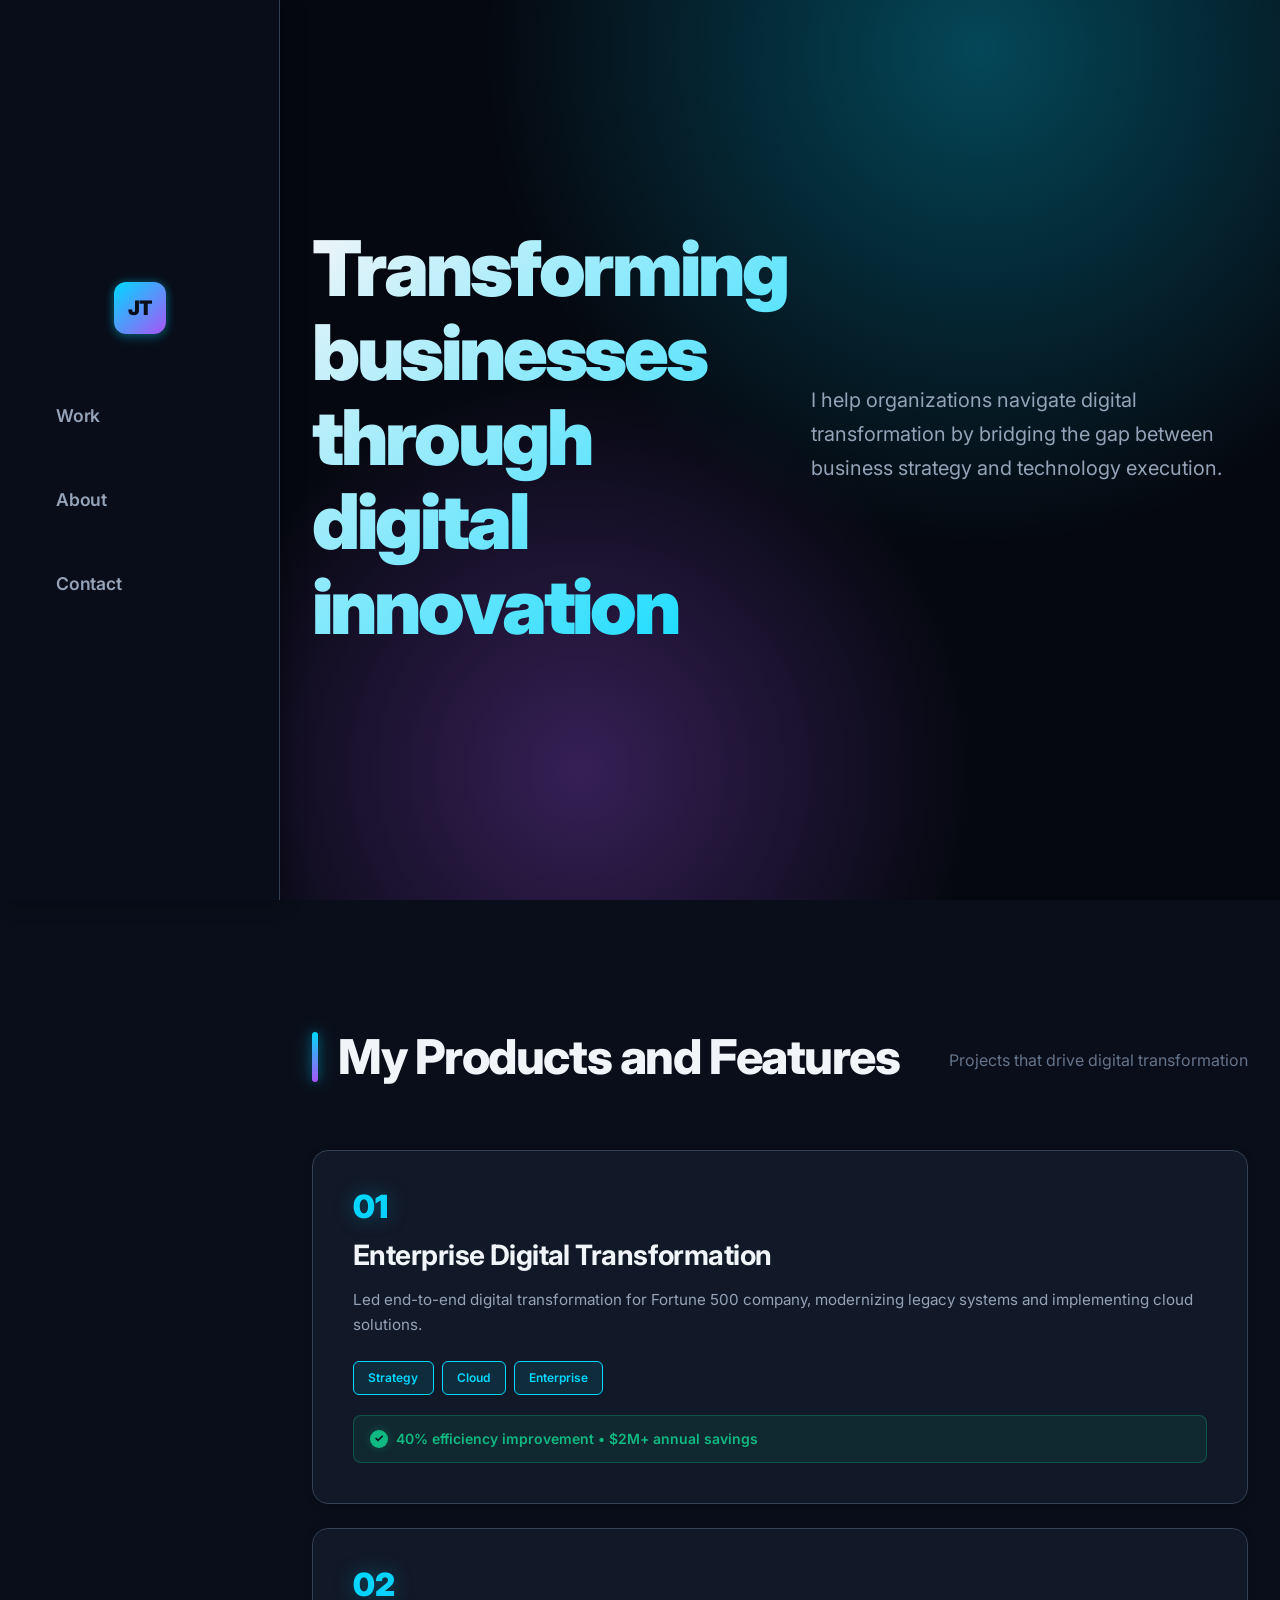
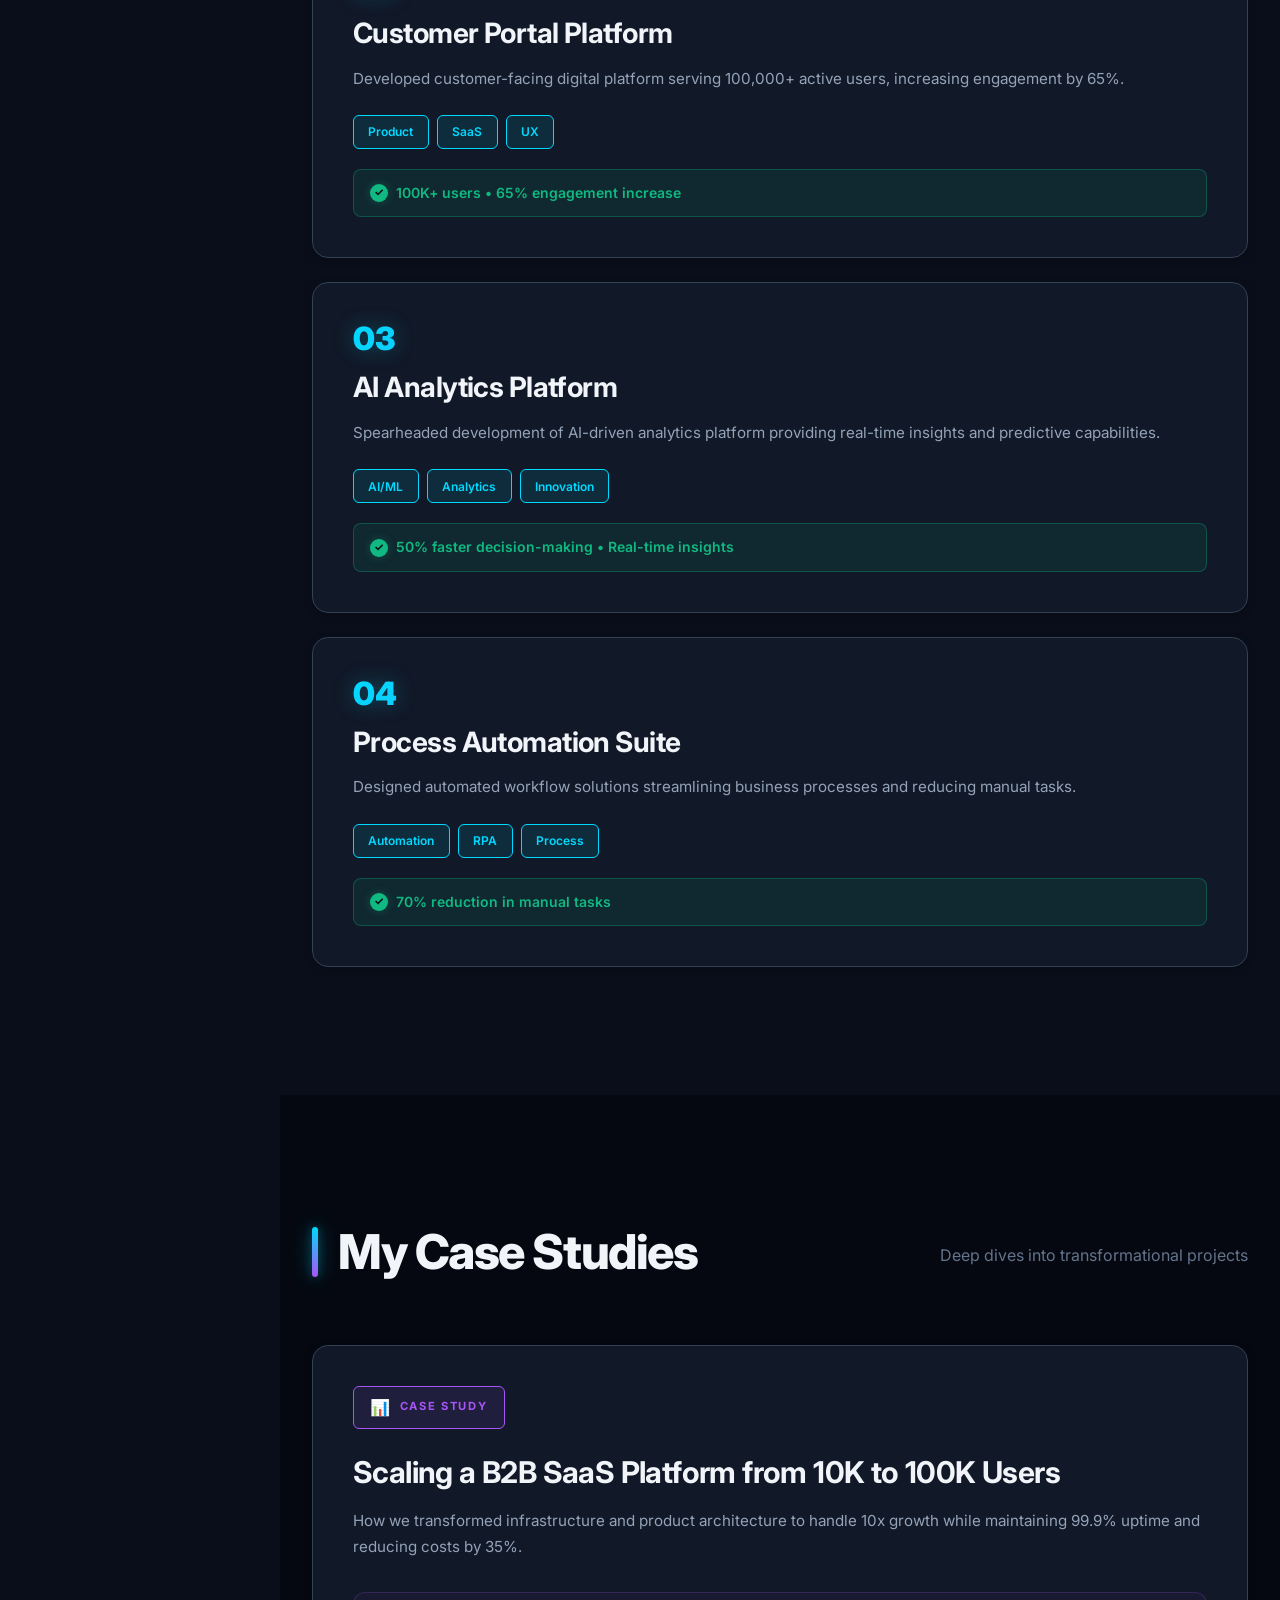
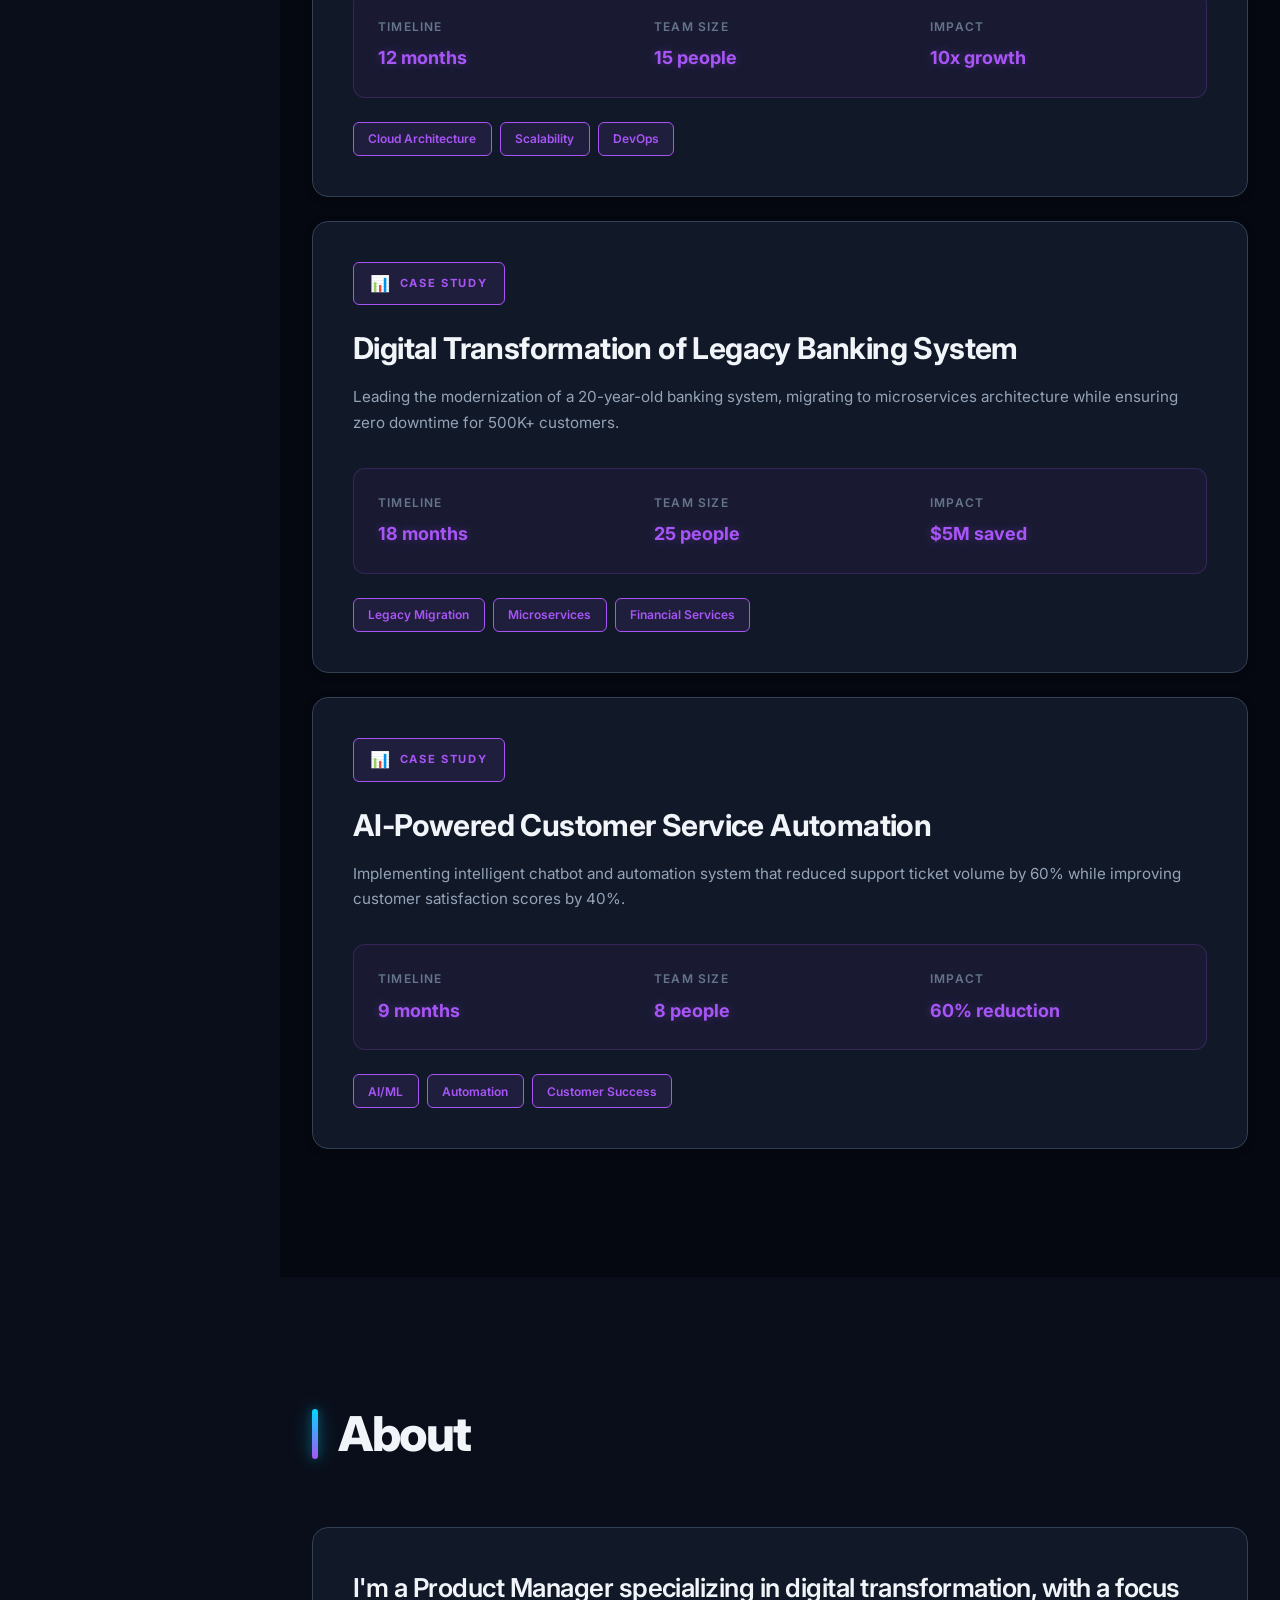
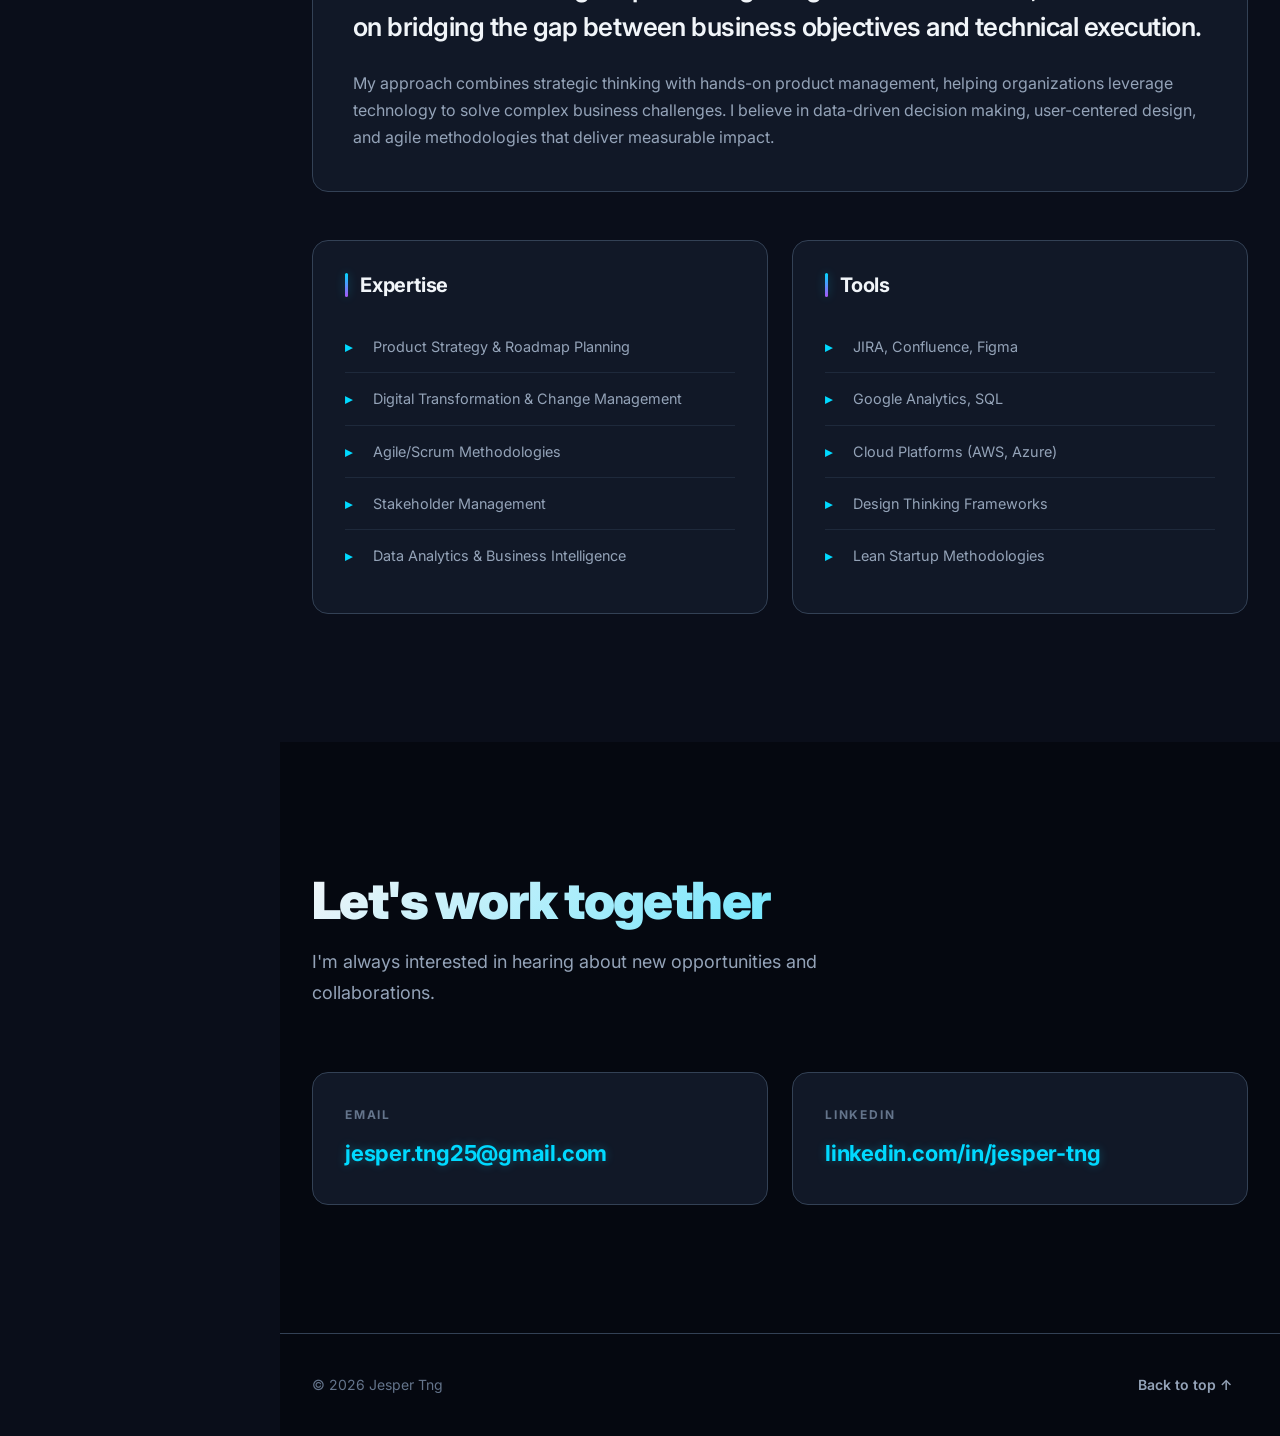
<file: index.html>
<!DOCTYPE html>
<html lang="en">
<head>
    <meta charset="UTF-8">
    <meta name="viewport" content="width=device-width, initial-scale=1.0">
    <meta name="description" content="Jesper Tng - Product Manager for Digital Transformation">
    <title>Jesper Tng</title>
    <link rel="stylesheet" href="styles.css">
    <link rel="preconnect" href="https://fonts.googleapis.com">
    <link rel="preconnect" href="https://fonts.gstatic.com" crossorigin>
    <link href="https://fonts.googleapis.com/css2?family=Inter:wght@300;400;500;600;700;800;900&display=swap" rel="stylesheet">
</head>
<body>
    <!-- Navigation -->
    <nav class="nav">
        <div class="nav-container">
            <a href="#" class="nav-logo">
                <span class="logo-icon">JT</span>
            </a>
            <div class="nav-links">
                <a href="#work" class="nav-link">Work</a>
                <a href="#about" class="nav-link">About</a>
                <a href="#contact" class="nav-link">Contact</a>
            </div>
        </div>
    </nav>

    <!-- Hero Section -->
    <section class="hero">
        <div class="hero-container">
            <h1 class="hero-title">
                Transforming businesses<br>
                through digital innovation
            </h1>
            <p class="hero-text">
                I help organizations navigate digital transformation by bridging the gap between
                business strategy and technology execution.
            </p>
        </div>
    </section>

    <!-- Work Section -->
    <section id="work" class="work">
        <div class="work-container">
            <div class="section-header">
                <h2 class="section-title">My Products and Features</h2>
                <p class="section-subtitle">Projects that drive digital transformation</p>
            </div>

            <div class="projects-grid">
                <article class="project-card">
                    <div class="project-number">01</div>
                    <h3 class="project-title">Enterprise Digital Transformation</h3>
                    <p class="project-description">
                        Led end-to-end digital transformation for Fortune 500 company,
                        modernizing legacy systems and implementing cloud solutions.
                    </p>
                    <div class="project-meta">
                        <span class="project-tag">Strategy</span>
                        <span class="project-tag">Cloud</span>
                        <span class="project-tag">Enterprise</span>
                    </div>
                    <div class="project-impact">40% efficiency improvement • $2M+ annual savings</div>
                </article>

                <article class="project-card">
                    <div class="project-number">02</div>
                    <h3 class="project-title">Customer Portal Platform</h3>
                    <p class="project-description">
                        Developed customer-facing digital platform serving 100,000+ active users,
                        increasing engagement by 65%.
                    </p>
                    <div class="project-meta">
                        <span class="project-tag">Product</span>
                        <span class="project-tag">SaaS</span>
                        <span class="project-tag">UX</span>
                    </div>
                    <div class="project-impact">100K+ users • 65% engagement increase</div>
                </article>

                <article class="project-card">
                    <div class="project-number">03</div>
                    <h3 class="project-title">AI Analytics Platform</h3>
                    <p class="project-description">
                        Spearheaded development of AI-driven analytics platform providing
                        real-time insights and predictive capabilities.
                    </p>
                    <div class="project-meta">
                        <span class="project-tag">AI/ML</span>
                        <span class="project-tag">Analytics</span>
                        <span class="project-tag">Innovation</span>
                    </div>
                    <div class="project-impact">50% faster decision-making • Real-time insights</div>
                </article>

                <article class="project-card">
                    <div class="project-number">04</div>
                    <h3 class="project-title">Process Automation Suite</h3>
                    <p class="project-description">
                        Designed automated workflow solutions streamlining business processes
                        and reducing manual tasks.
                    </p>
                    <div class="project-meta">
                        <span class="project-tag">Automation</span>
                        <span class="project-tag">RPA</span>
                        <span class="project-tag">Process</span>
                    </div>
                    <div class="project-impact">70% reduction in manual tasks</div>
                </article>
            </div>
        </div>
    </section>

    <!-- Case Studies Section -->
    <section id="case-studies" class="case-studies">
        <div class="case-studies-container">
            <div class="section-header">
                <h2 class="section-title">My Case Studies</h2>
                <p class="section-subtitle">Deep dives into transformational projects</p>
            </div>

            <div class="case-studies-grid">
                <article class="case-study-card">
                    <div class="case-study-badge">Case Study</div>
                    <h3 class="case-study-title">Scaling a B2B SaaS Platform from 10K to 100K Users</h3>
                    <p class="case-study-summary">
                        How we transformed infrastructure and product architecture to handle 10x growth
                        while maintaining 99.9% uptime and reducing costs by 35%.
                    </p>
                    <div class="case-study-details">
                        <div class="case-study-metric">
                            <span class="metric-label">Timeline</span>
                            <span class="metric-value">12 months</span>
                        </div>
                        <div class="case-study-metric">
                            <span class="metric-label">Team Size</span>
                            <span class="metric-value">15 people</span>
                        </div>
                        <div class="case-study-metric">
                            <span class="metric-label">Impact</span>
                            <span class="metric-value">10x growth</span>
                        </div>
                    </div>
                    <div class="case-study-tags">
                        <span class="case-study-tag">Cloud Architecture</span>
                        <span class="case-study-tag">Scalability</span>
                        <span class="case-study-tag">DevOps</span>
                    </div>
                </article>

                <article class="case-study-card">
                    <div class="case-study-badge">Case Study</div>
                    <h3 class="case-study-title">Digital Transformation of Legacy Banking System</h3>
                    <p class="case-study-summary">
                        Leading the modernization of a 20-year-old banking system, migrating to microservices
                        architecture while ensuring zero downtime for 500K+ customers.
                    </p>
                    <div class="case-study-details">
                        <div class="case-study-metric">
                            <span class="metric-label">Timeline</span>
                            <span class="metric-value">18 months</span>
                        </div>
                        <div class="case-study-metric">
                            <span class="metric-label">Team Size</span>
                            <span class="metric-value">25 people</span>
                        </div>
                        <div class="case-study-metric">
                            <span class="metric-label">Impact</span>
                            <span class="metric-value">$5M saved</span>
                        </div>
                    </div>
                    <div class="case-study-tags">
                        <span class="case-study-tag">Legacy Migration</span>
                        <span class="case-study-tag">Microservices</span>
                        <span class="case-study-tag">Financial Services</span>
                    </div>
                </article>

                <article class="case-study-card">
                    <div class="case-study-badge">Case Study</div>
                    <h3 class="case-study-title">AI-Powered Customer Service Automation</h3>
                    <p class="case-study-summary">
                        Implementing intelligent chatbot and automation system that reduced support ticket
                        volume by 60% while improving customer satisfaction scores by 40%.
                    </p>
                    <div class="case-study-details">
                        <div class="case-study-metric">
                            <span class="metric-label">Timeline</span>
                            <span class="metric-value">9 months</span>
                        </div>
                        <div class="case-study-metric">
                            <span class="metric-label">Team Size</span>
                            <span class="metric-value">8 people</span>
                        </div>
                        <div class="case-study-metric">
                            <span class="metric-label">Impact</span>
                            <span class="metric-value">60% reduction</span>
                        </div>
                    </div>
                    <div class="case-study-tags">
                        <span class="case-study-tag">AI/ML</span>
                        <span class="case-study-tag">Automation</span>
                        <span class="case-study-tag">Customer Success</span>
                    </div>
                </article>
            </div>
        </div>
    </section>

    <!-- About Section -->
    <section id="about" class="about">
        <div class="about-container">
            <div class="section-header">
                <h2 class="section-title">About</h2>
            </div>

            <div class="about-content">
                <div class="about-main">
                    <p class="about-text-large">
                        I'm a Product Manager specializing in digital transformation,
                        with a focus on bridging the gap between business objectives
                        and technical execution.
                    </p>
                    <p class="about-text">
                        My approach combines strategic thinking with hands-on product management,
                        helping organizations leverage technology to solve complex business challenges.
                        I believe in data-driven decision making, user-centered design, and agile
                        methodologies that deliver measurable impact.
                    </p>
                </div>

                <div class="about-grid">
                    <div class="about-item">
                        <h3 class="about-item-title">Expertise</h3>
                        <ul class="about-list">
                            <li>Product Strategy & Roadmap Planning</li>
                            <li>Digital Transformation & Change Management</li>
                            <li>Agile/Scrum Methodologies</li>
                            <li>Stakeholder Management</li>
                            <li>Data Analytics & Business Intelligence</li>
                        </ul>
                    </div>

                    <div class="about-item">
                        <h3 class="about-item-title">Tools</h3>
                        <ul class="about-list">
                            <li>JIRA, Confluence, Figma</li>
                            <li>Google Analytics, SQL</li>
                            <li>Cloud Platforms (AWS, Azure)</li>
                            <li>Design Thinking Frameworks</li>
                            <li>Lean Startup Methodologies</li>
                        </ul>
                    </div>
                </div>
            </div>
        </div>
    </section>

    <!-- Contact Section -->
    <section id="contact" class="contact">
        <div class="contact-container">
            <h2 class="contact-title">Let's work together</h2>
            <p class="contact-text">
                I'm always interested in hearing about new opportunities and collaborations.
            </p>

            <div class="contact-links">
                <a href="mailto:jesper.tng25@gmail.com" class="contact-link">
                    <span class="contact-link-label">Email</span>
                    <span class="contact-link-value">jesper.tng25@gmail.com</span>
                </a>
                <a href="https://www.linkedin.com/in/jesper-tng" target="_blank" rel="noopener noreferrer" class="contact-link">
                    <span class="contact-link-label">LinkedIn</span>
                    <span class="contact-link-value">linkedin.com/in/jesper-tng</span>
                </a>
            </div>
        </div>
    </section>

    <!-- Footer -->
    <footer class="footer">
        <div class="footer-container">
            <p class="footer-text">&copy; 2024 Jesper Tng</p>
            <a href="#" class="footer-link">Back to top ↑</a>
        </div>
    </footer>

    <script src="script.js"></script>
</body>
</html>
</file>
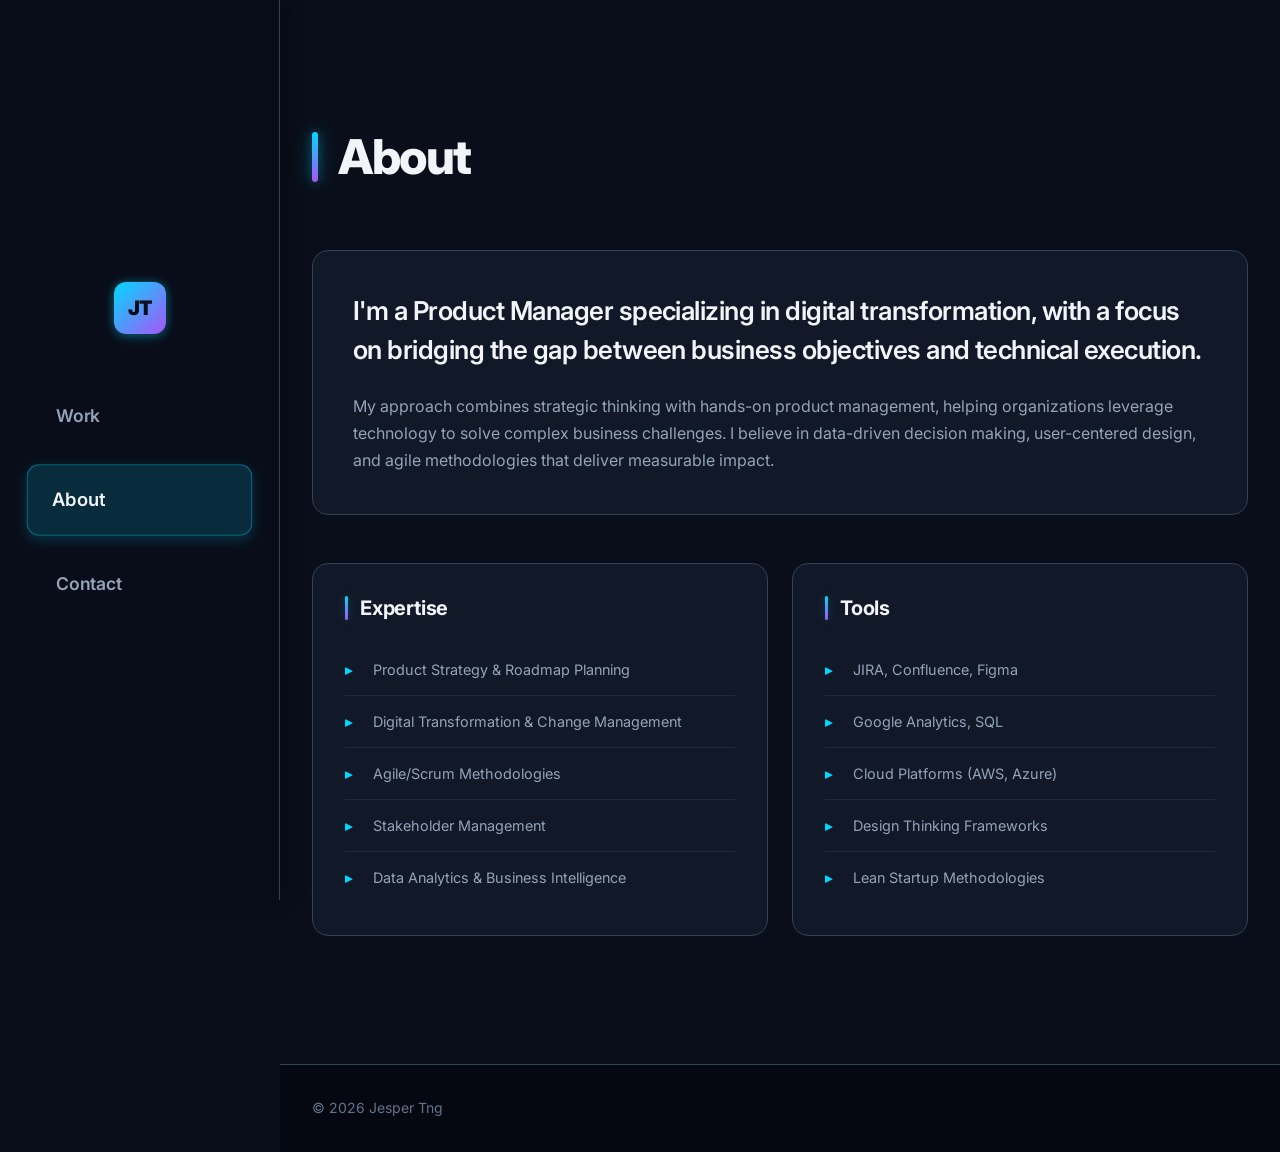
<file: about.html>
<!DOCTYPE html>
<html lang="en">
<head>
    <meta charset="UTF-8">
    <meta name="viewport" content="width=device-width, initial-scale=1.0">
    <meta name="description" content="About Jesper Tng - Product Manager for Digital Transformation">
    <title>About - Jesper Tng</title>
    <link rel="stylesheet" href="styles.css">
    <link rel="preconnect" href="https://fonts.googleapis.com">
    <link rel="preconnect" href="https://fonts.gstatic.com" crossorigin>
    <link href="https://fonts.googleapis.com/css2?family=Inter:wght@300;400;500;600;700;800;900&display=swap" rel="stylesheet">
</head>
<body>
    <!-- Navigation -->
    <nav class="nav">
        <div class="nav-container">
            <a href="index.html" class="nav-logo">
                <span class="logo-icon">JT</span>
            </a>
            <div class="nav-links">
                <a href="work.html" class="nav-link">Work</a>
                <a href="about.html" class="nav-link active">About</a>
                <a href="contact.html" class="nav-link">Contact</a>
            </div>
        </div>
    </nav>

    <!-- About Section -->
    <section id="about" class="about">
        <div class="about-container">
            <div class="section-header">
                <h2 class="section-title">About</h2>
            </div>

            <div class="about-content">
                <div class="about-main">
                    <p class="about-text-large">
                        I'm a Product Manager specializing in digital transformation,
                        with a focus on bridging the gap between business objectives
                        and technical execution.
                    </p>
                    <p class="about-text">
                        My approach combines strategic thinking with hands-on product management,
                        helping organizations leverage technology to solve complex business challenges.
                        I believe in data-driven decision making, user-centered design, and agile
                        methodologies that deliver measurable impact.
                    </p>
                </div>

                <div class="about-grid">
                    <div class="about-item">
                        <h3 class="about-item-title">Expertise</h3>
                        <ul class="about-list">
                            <li>Product Strategy & Roadmap Planning</li>
                            <li>Digital Transformation & Change Management</li>
                            <li>Agile/Scrum Methodologies</li>
                            <li>Stakeholder Management</li>
                            <li>Data Analytics & Business Intelligence</li>
                        </ul>
                    </div>

                    <div class="about-item">
                        <h3 class="about-item-title">Tools</h3>
                        <ul class="about-list">
                            <li>JIRA, Confluence, Figma</li>
                            <li>Google Analytics, SQL</li>
                            <li>Cloud Platforms (AWS, Azure)</li>
                            <li>Design Thinking Frameworks</li>
                            <li>Lean Startup Methodologies</li>
                        </ul>
                    </div>
                </div>
            </div>
        </div>
    </section>

    <!-- Footer -->
    <footer class="footer">
        <div class="footer-container">
            <p class="footer-text">&copy; 2024 Jesper Tng</p>
        </div>
    </footer>

    <script src="script.js"></script>
</body>
</html>
</file>
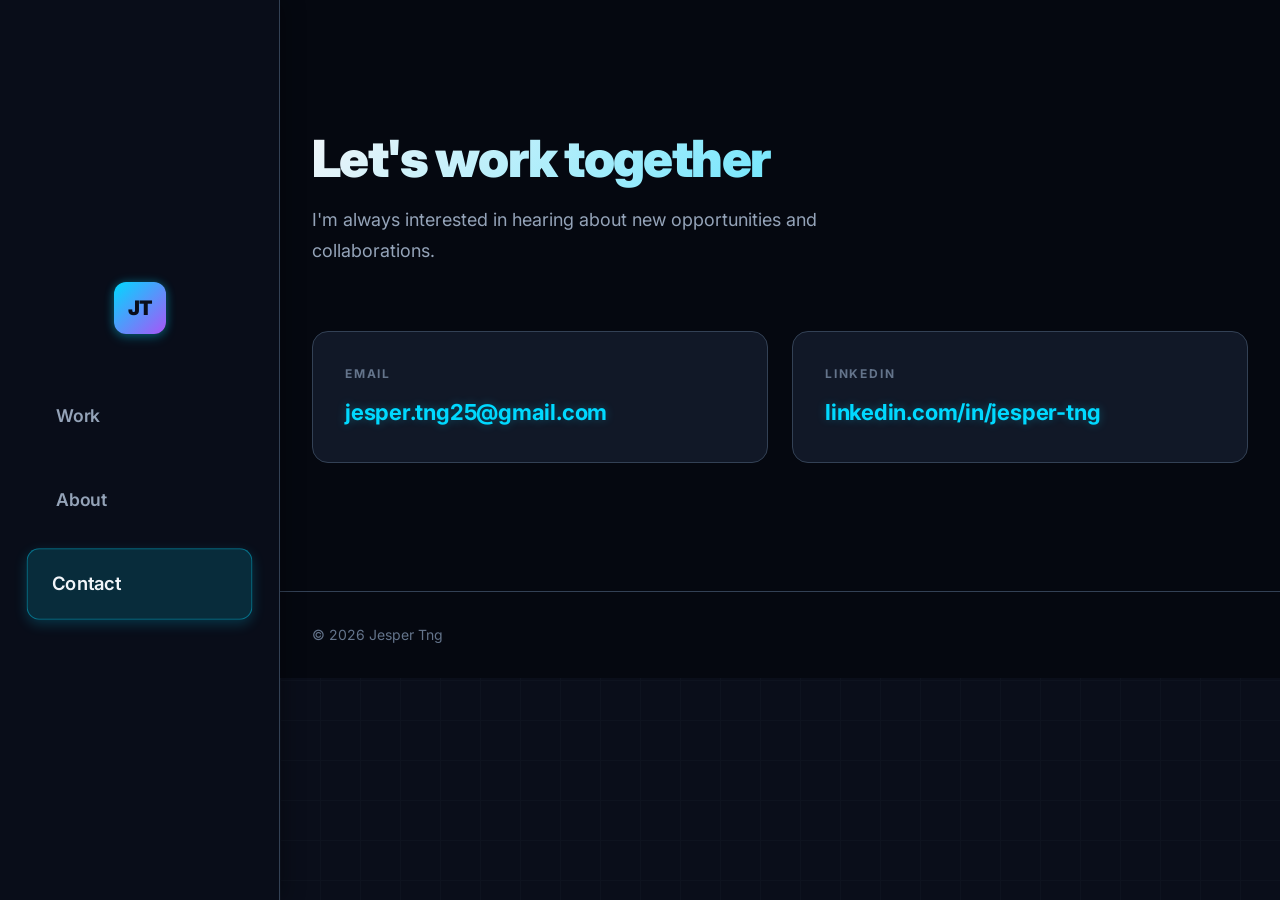
<file: contact.html>
<!DOCTYPE html>
<html lang="en">
<head>
    <meta charset="UTF-8">
    <meta name="viewport" content="width=device-width, initial-scale=1.0">
    <meta name="description" content="Contact Jesper Tng - Product Manager for Digital Transformation">
    <title>Contact - Jesper Tng</title>
    <link rel="stylesheet" href="styles.css">
    <link rel="preconnect" href="https://fonts.googleapis.com">
    <link rel="preconnect" href="https://fonts.gstatic.com" crossorigin>
    <link href="https://fonts.googleapis.com/css2?family=Inter:wght@300;400;500;600;700;800;900&display=swap" rel="stylesheet">
</head>
<body>
    <!-- Navigation -->
    <nav class="nav">
        <div class="nav-container">
            <a href="index.html" class="nav-logo">
                <span class="logo-icon">JT</span>
            </a>
            <div class="nav-links">
                <a href="work.html" class="nav-link">Work</a>
                <a href="about.html" class="nav-link">About</a>
                <a href="contact.html" class="nav-link active">Contact</a>
            </div>
        </div>
    </nav>

    <!-- Contact Section -->
    <section id="contact" class="contact">
        <div class="contact-container">
            <h2 class="contact-title">Let's work together</h2>
            <p class="contact-text">
                I'm always interested in hearing about new opportunities and collaborations.
            </p>

            <div class="contact-links">
                <a href="mailto:jesper.tng25@gmail.com" class="contact-link">
                    <span class="contact-link-label">Email</span>
                    <span class="contact-link-value">jesper.tng25@gmail.com</span>
                </a>
                <a href="https://www.linkedin.com/in/jesper-tng" target="_blank" rel="noopener noreferrer" class="contact-link">
                    <span class="contact-link-label">LinkedIn</span>
                    <span class="contact-link-value">linkedin.com/in/jesper-tng</span>
                </a>
            </div>
        </div>
    </section>

    <!-- Footer -->
    <footer class="footer">
        <div class="footer-container">
            <p class="footer-text">&copy; 2024 Jesper Tng</p>
        </div>
    </footer>

    <script src="script.js"></script>
</body>
</html>
</file>
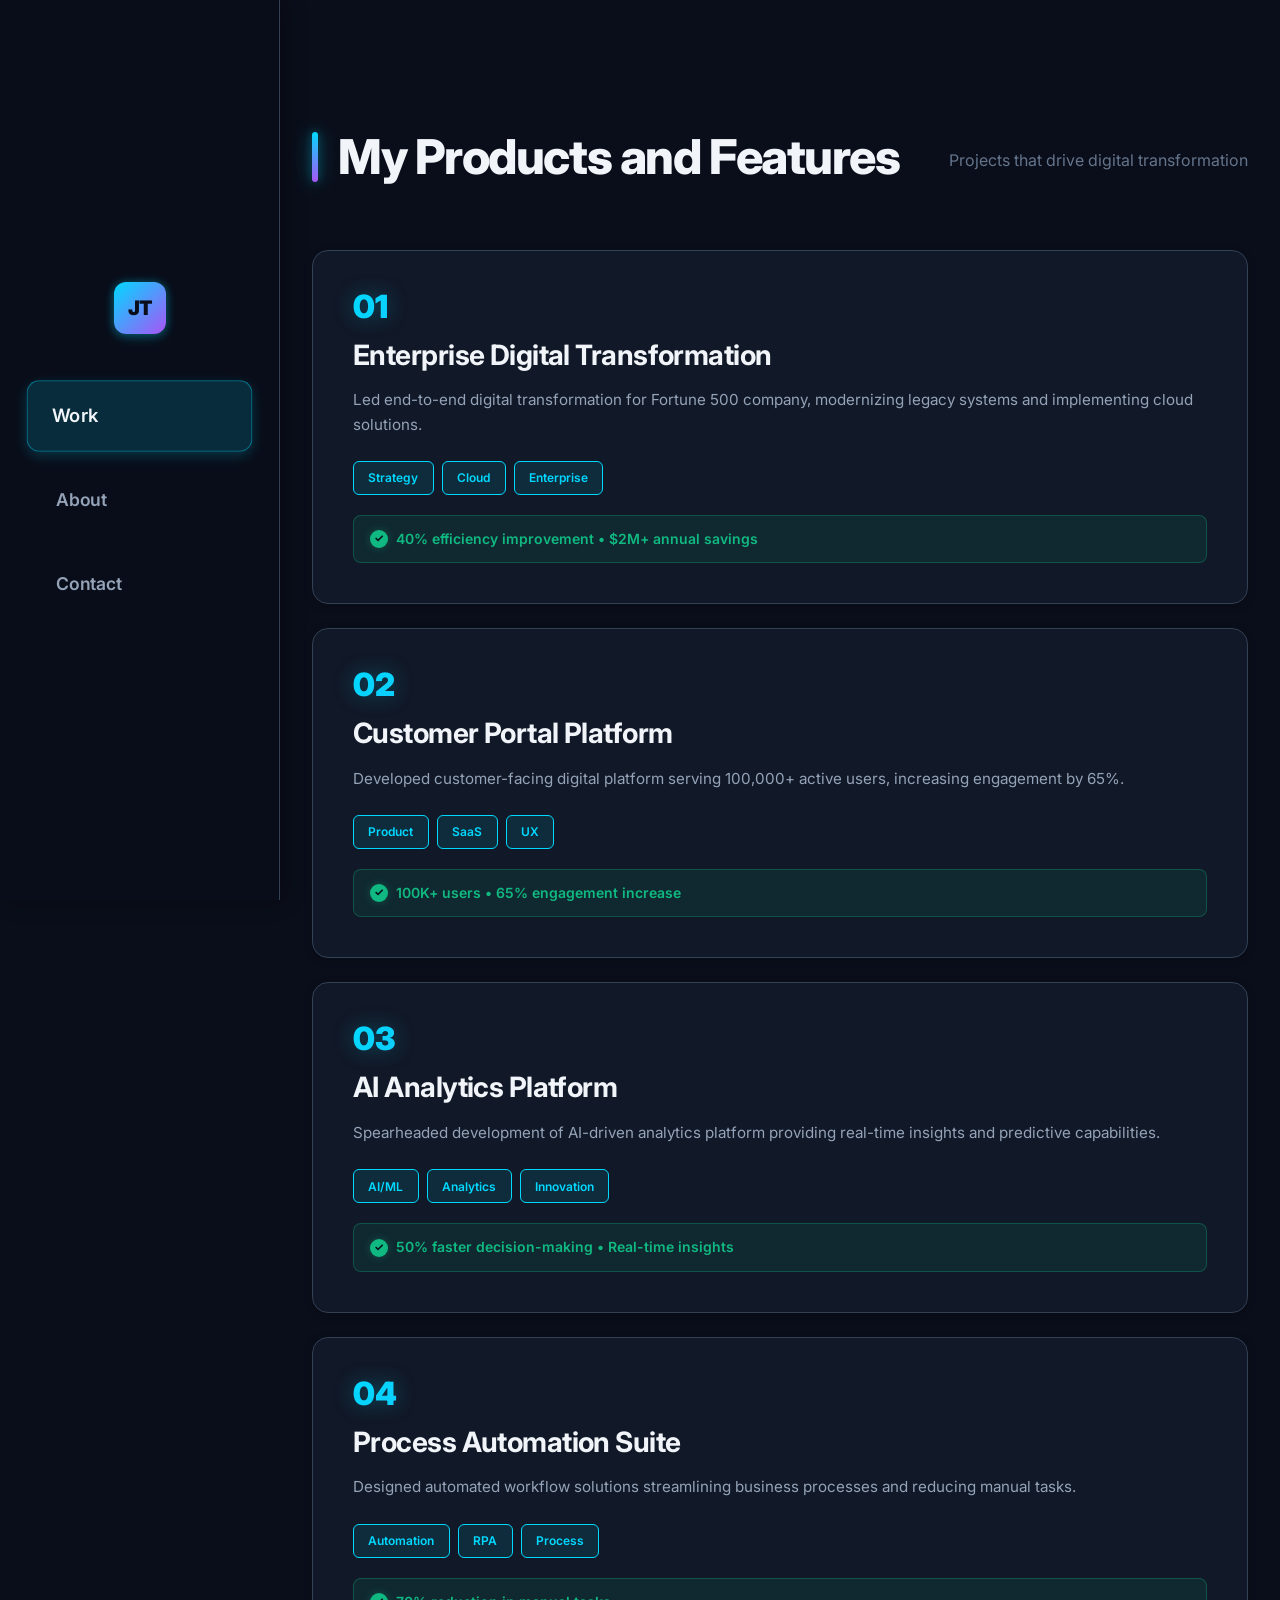
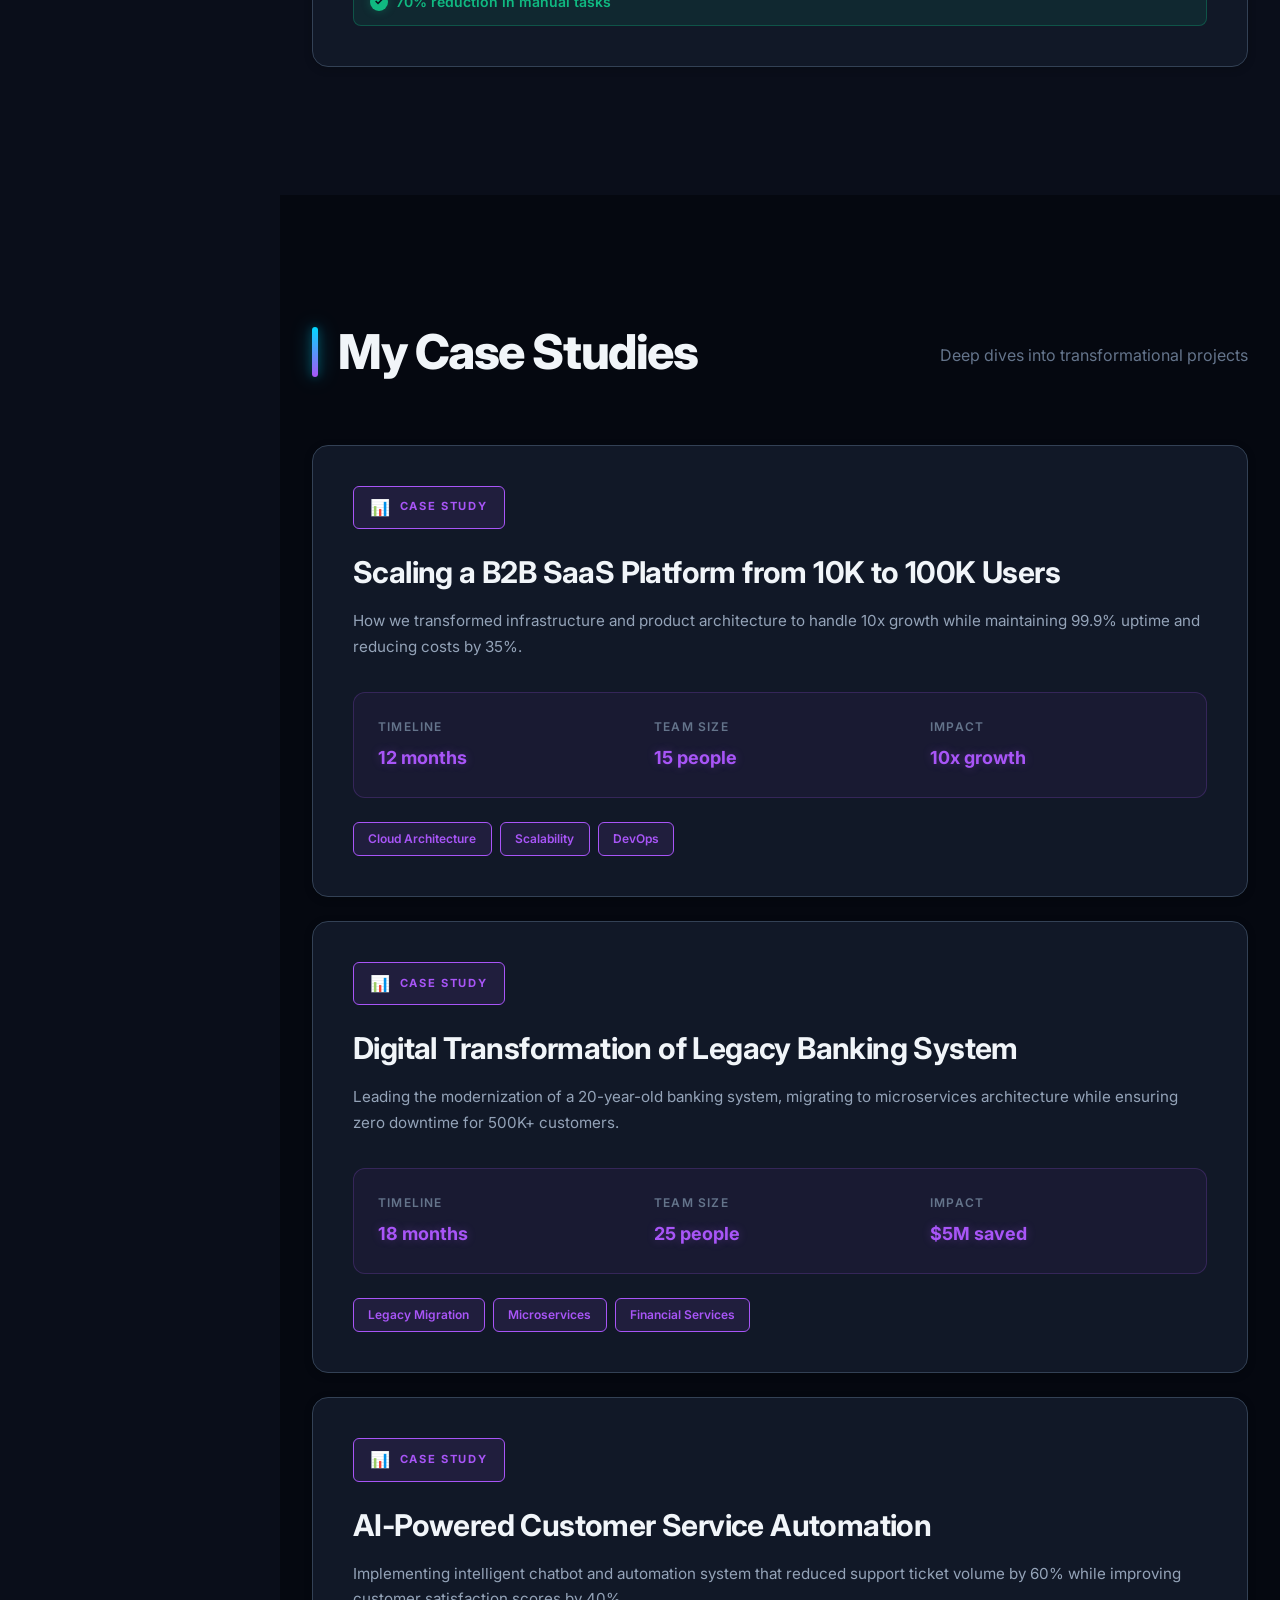
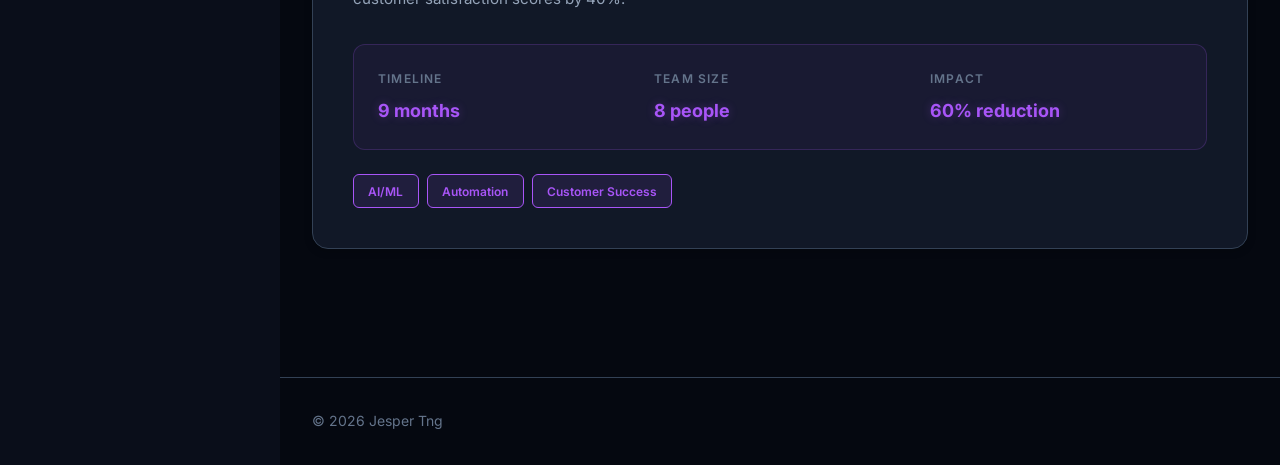
<file: work.html>
<!DOCTYPE html>
<html lang="en">
<head>
    <meta charset="UTF-8">
    <meta name="viewport" content="width=device-width, initial-scale=1.0">
    <meta name="description" content="Jesper Tng - Product Manager for Digital Transformation">
    <title>Work - Jesper Tng</title>
    <link rel="stylesheet" href="styles.css">
    <link rel="preconnect" href="https://fonts.googleapis.com">
    <link rel="preconnect" href="https://fonts.gstatic.com" crossorigin>
    <link href="https://fonts.googleapis.com/css2?family=Inter:wght@300;400;500;600;700;800;900&display=swap" rel="stylesheet">
</head>
<body>
    <!-- Navigation -->
    <nav class="nav">
        <div class="nav-container">
            <a href="index.html" class="nav-logo">
                <span class="logo-icon">JT</span>
            </a>
            <div class="nav-links">
                <a href="work.html" class="nav-link active">Work</a>
                <a href="about.html" class="nav-link">About</a>
                <a href="contact.html" class="nav-link">Contact</a>
            </div>
        </div>
    </nav>

    <!-- Work Section -->
    <section id="work" class="work">
        <div class="work-container">
            <div class="section-header">
                <h2 class="section-title">My Products and Features</h2>
                <p class="section-subtitle">Projects that drive digital transformation</p>
            </div>

            <div class="projects-grid">
                <article class="project-card">
                    <div class="project-number">01</div>
                    <h3 class="project-title">Enterprise Digital Transformation</h3>
                    <p class="project-description">
                        Led end-to-end digital transformation for Fortune 500 company,
                        modernizing legacy systems and implementing cloud solutions.
                    </p>
                    <div class="project-meta">
                        <span class="project-tag">Strategy</span>
                        <span class="project-tag">Cloud</span>
                        <span class="project-tag">Enterprise</span>
                    </div>
                    <div class="project-impact">40% efficiency improvement • $2M+ annual savings</div>
                </article>

                <article class="project-card">
                    <div class="project-number">02</div>
                    <h3 class="project-title">Customer Portal Platform</h3>
                    <p class="project-description">
                        Developed customer-facing digital platform serving 100,000+ active users,
                        increasing engagement by 65%.
                    </p>
                    <div class="project-meta">
                        <span class="project-tag">Product</span>
                        <span class="project-tag">SaaS</span>
                        <span class="project-tag">UX</span>
                    </div>
                    <div class="project-impact">100K+ users • 65% engagement increase</div>
                </article>

                <article class="project-card">
                    <div class="project-number">03</div>
                    <h3 class="project-title">AI Analytics Platform</h3>
                    <p class="project-description">
                        Spearheaded development of AI-driven analytics platform providing
                        real-time insights and predictive capabilities.
                    </p>
                    <div class="project-meta">
                        <span class="project-tag">AI/ML</span>
                        <span class="project-tag">Analytics</span>
                        <span class="project-tag">Innovation</span>
                    </div>
                    <div class="project-impact">50% faster decision-making • Real-time insights</div>
                </article>

                <article class="project-card">
                    <div class="project-number">04</div>
                    <h3 class="project-title">Process Automation Suite</h3>
                    <p class="project-description">
                        Designed automated workflow solutions streamlining business processes
                        and reducing manual tasks.
                    </p>
                    <div class="project-meta">
                        <span class="project-tag">Automation</span>
                        <span class="project-tag">RPA</span>
                        <span class="project-tag">Process</span>
                    </div>
                    <div class="project-impact">70% reduction in manual tasks</div>
                </article>
            </div>
        </div>
    </section>

    <!-- Case Studies Section -->
    <section id="case-studies" class="case-studies">
        <div class="case-studies-container">
            <div class="section-header">
                <h2 class="section-title">My Case Studies</h2>
                <p class="section-subtitle">Deep dives into transformational projects</p>
            </div>

            <div class="case-studies-grid">
                <article class="case-study-card">
                    <div class="case-study-badge">Case Study</div>
                    <h3 class="case-study-title">Scaling a B2B SaaS Platform from 10K to 100K Users</h3>
                    <p class="case-study-summary">
                        How we transformed infrastructure and product architecture to handle 10x growth
                        while maintaining 99.9% uptime and reducing costs by 35%.
                    </p>
                    <div class="case-study-details">
                        <div class="case-study-metric">
                            <span class="metric-label">Timeline</span>
                            <span class="metric-value">12 months</span>
                        </div>
                        <div class="case-study-metric">
                            <span class="metric-label">Team Size</span>
                            <span class="metric-value">15 people</span>
                        </div>
                        <div class="case-study-metric">
                            <span class="metric-label">Impact</span>
                            <span class="metric-value">10x growth</span>
                        </div>
                    </div>
                    <div class="case-study-tags">
                        <span class="case-study-tag">Cloud Architecture</span>
                        <span class="case-study-tag">Scalability</span>
                        <span class="case-study-tag">DevOps</span>
                    </div>
                </article>

                <article class="case-study-card">
                    <div class="case-study-badge">Case Study</div>
                    <h3 class="case-study-title">Digital Transformation of Legacy Banking System</h3>
                    <p class="case-study-summary">
                        Leading the modernization of a 20-year-old banking system, migrating to microservices
                        architecture while ensuring zero downtime for 500K+ customers.
                    </p>
                    <div class="case-study-details">
                        <div class="case-study-metric">
                            <span class="metric-label">Timeline</span>
                            <span class="metric-value">18 months</span>
                        </div>
                        <div class="case-study-metric">
                            <span class="metric-label">Team Size</span>
                            <span class="metric-value">25 people</span>
                        </div>
                        <div class="case-study-metric">
                            <span class="metric-label">Impact</span>
                            <span class="metric-value">$5M saved</span>
                        </div>
                    </div>
                    <div class="case-study-tags">
                        <span class="case-study-tag">Legacy Migration</span>
                        <span class="case-study-tag">Microservices</span>
                        <span class="case-study-tag">Financial Services</span>
                    </div>
                </article>

                <article class="case-study-card">
                    <div class="case-study-badge">Case Study</div>
                    <h3 class="case-study-title">AI-Powered Customer Service Automation</h3>
                    <p class="case-study-summary">
                        Implementing intelligent chatbot and automation system that reduced support ticket
                        volume by 60% while improving customer satisfaction scores by 40%.
                    </p>
                    <div class="case-study-details">
                        <div class="case-study-metric">
                            <span class="metric-label">Timeline</span>
                            <span class="metric-value">9 months</span>
                        </div>
                        <div class="case-study-metric">
                            <span class="metric-label">Team Size</span>
                            <span class="metric-value">8 people</span>
                        </div>
                        <div class="case-study-metric">
                            <span class="metric-label">Impact</span>
                            <span class="metric-value">60% reduction</span>
                        </div>
                    </div>
                    <div class="case-study-tags">
                        <span class="case-study-tag">AI/ML</span>
                        <span class="case-study-tag">Automation</span>
                        <span class="case-study-tag">Customer Success</span>
                    </div>
                </article>
            </div>
        </div>
    </section>

    <!-- Footer -->
    <footer class="footer">
        <div class="footer-container">
            <p class="footer-text">&copy; 2024 Jesper Tng</p>
        </div>
    </footer>

    <script src="script.js"></script>
</body>
</html>
</file>
<file: styles.css>
/* ========================================
   TECH PORTFOLIO - JESPER TNG
   Dashboard-Inspired Design with Cyberpunk Colors
   ======================================== */

/* CSS Reset & Variables */
* {
    margin: 0;
    padding: 0;
    box-sizing: border-box;
}

:root {
    /* Tech Color Palette (Maintained) */
    --color-primary: #00d9ff;
    --color-primary-dark: #00a8cc;
    --color-secondary: #a855f7;
    --color-accent: #06b6d4;
    --color-success: #10b981;

    /* Dark Theme Colors */
    --color-bg-dark: #0a0e1a;
    --color-bg-darker: #050810;
    --color-bg-card: #111827;
    --color-bg-accent: #1a1f35;

    /* Text Colors */
    --color-text: #f1f5f9;
    --color-text-secondary: #94a3b8;
    --color-text-light: #64748b;

    /* Border & Effects */
    --color-border: #1e293b;
    --color-border-bright: #334155;
    --color-glow: rgba(0, 217, 255, 0.3);
    --color-glow-purple: rgba(168, 85, 247, 0.3);

    /* Shadows & Glows */
    --shadow-sm: 0 1px 2px 0 rgba(0, 0, 0, 0.5);
    --shadow-md: 0 4px 6px -1px rgba(0, 0, 0, 0.3);
    --shadow-lg: 0 10px 15px -3px rgba(0, 0, 0, 0.4);
    --shadow-xl: 0 20px 25px -5px rgba(0, 0, 0, 0.5);
    --glow-sm: 0 0 10px var(--color-glow);
    --glow-md: 0 0 20px var(--color-glow);
    --glow-lg: 0 0 30px var(--color-glow);

    --font-sans: 'Inter', -apple-system, BlinkMacSystemFont, 'Segoe UI', sans-serif;

    --spacing-xs: 0.5rem;
    --spacing-sm: 1rem;
    --spacing-md: 2rem;
    --spacing-lg: 4rem;
    --spacing-xl: 6rem;
    --spacing-2xl: 8rem;
    --spacing-3xl: 12rem;

    --transition: all 0.3s cubic-bezier(0.4, 0, 0.2, 1);
    --transition-fast: all 0.2s cubic-bezier(0.4, 0, 0.2, 1);

    /* Dashboard-specific variables */
    --dashboard-gap: 1.5rem;
    --card-radius: 16px;
    --card-padding: 2.5rem;
}

html {
    font-size: 16px;
    scroll-behavior: smooth;
}

@media (max-width: 768px) {
    html {
        font-size: 14px;
    }
}

body {
    font-family: var(--font-sans);
    color: var(--color-text);
    background-color: var(--color-bg-dark);
    line-height: 1.6;
    -webkit-font-smoothing: antialiased;
    -moz-osx-font-smoothing: grayscale;
    position: relative;
    margin-left: 280px;
}

/* Subtle Grid Background */
body::before {
    content: '';
    position: fixed;
    top: 0;
    left: 0;
    right: 0;
    bottom: 0;
    background-image:
        linear-gradient(var(--color-border) 1px, transparent 1px),
        linear-gradient(90deg, var(--color-border) 1px, transparent 1px);
    background-size: 40px 40px;
    opacity: 0.2;
    z-index: 0;
    pointer-events: none;
}

/* ========================================
   Typography
   ======================================== */

h1, h2, h3, h4, h5, h6 {
    font-weight: 700;
    line-height: 1.2;
    color: var(--color-text);
}

a {
    text-decoration: none;
    color: inherit;
    transition: var(--transition);
}

/* ========================================
   Navigation - Vertical Left Sidebar
   ======================================== */

.nav {
    position: fixed;
    top: 0;
    left: 0;
    bottom: 0;
    width: 280px;
    z-index: 100;
    background-color: rgba(10, 14, 26, 0.98);
    backdrop-filter: blur(30px);
    border-right: 1px solid var(--color-border-bright);
    box-shadow: 4px 0 20px rgba(0, 0, 0, 0.3);
}

.nav-container {
    height: 100%;
    padding: 3rem 2rem;
    display: flex;
    flex-direction: column;
    justify-content: center;
    align-items: center;
    gap: 3rem;
    position: relative;
    z-index: 1;
}

.nav-logo {
    display: flex;
    align-items: center;
    transition: var(--transition-fast);
}

.logo-icon {
    display: flex;
    align-items: center;
    justify-content: center;
    width: 52px;
    height: 52px;
    font-size: 1.25rem;
    font-weight: 900;
    letter-spacing: -0.05em;
    color: var(--color-bg-dark);
    background: linear-gradient(135deg, var(--color-primary) 0%, var(--color-secondary) 100%);
    border-radius: 12px;
    box-shadow: var(--glow-sm), 0 4px 12px rgba(0, 217, 255, 0.2);
    transition: var(--transition-fast);
    position: relative;
}

.logo-icon::after {
    content: '';
    position: absolute;
    inset: -2px;
    border-radius: 12px;
    background: linear-gradient(135deg, var(--color-primary), var(--color-secondary));
    opacity: 0;
    transition: opacity 0.3s ease;
    z-index: -1;
    filter: blur(8px);
}

.nav-logo:hover .logo-icon {
    box-shadow: var(--glow-md), 0 6px 20px rgba(0, 217, 255, 0.4);
    transform: translateY(-2px);
}

.nav-logo:hover .logo-icon::after {
    opacity: 0.6;
}

.nav-links {
    display: flex;
    flex-direction: column;
    gap: 1rem;
    width: 100%;
}

.nav-link {
    font-size: 1.1rem;
    font-weight: 600;
    color: var(--color-text-secondary);
    position: relative;
    padding: 1.25rem 1.5rem;
    border-radius: 12px;
    transition: all 0.3s cubic-bezier(0.4, 0, 0.2, 1);
    letter-spacing: -0.01em;
    text-align: left;
    width: 100%;
    display: block;
}

.nav-link::before {
    content: '';
    position: absolute;
    inset: 0;
    border-radius: 12px;
    background: linear-gradient(135deg, var(--color-primary), var(--color-secondary));
    opacity: 0;
    transition: opacity 0.3s ease;
    z-index: -1;
}

.nav-link:hover {
    color: var(--color-text);
    transform: scale(1.08);
    box-shadow: 0 8px 24px rgba(0, 217, 255, 0.3);
}

.nav-link:hover::before {
    opacity: 0.2;
}

.nav-link.active {
    color: var(--color-text);
    background: rgba(0, 217, 255, 0.15);
    box-shadow: inset 0 0 0 1px rgba(0, 217, 255, 0.4), 0 4px 12px rgba(0, 217, 255, 0.2);
    transform: scale(1.05);
}

@media (max-width: 768px) {
    body {
        margin-left: 0;
    }

    .nav {
        width: 100%;
        height: auto;
        bottom: auto;
        border-right: none;
        border-bottom: 1px solid var(--color-border-bright);
    }

    .nav-container {
        flex-direction: row;
        padding: 1rem 1.5rem;
        gap: 1rem;
    }

    .logo-icon {
        width: 44px;
        height: 44px;
        font-size: 1.125rem;
    }

    .nav-links {
        flex-direction: row;
        gap: 0.5rem;
        width: auto;
    }

    .nav-link {
        font-size: 0.85rem;
        padding: 0.75rem 1rem;
        width: auto;
    }

    .nav-link:hover {
        transform: scale(1.05);
    }
}

/* ========================================
   Hero Section - Dashboard Header
   ======================================== */

.hero {
    min-height: 100vh;
    display: flex;
    align-items: center;
    padding: var(--spacing-2xl) 0;
    background: var(--color-bg-darker);
    position: relative;
    overflow: hidden;
}

.hero::before {
    content: '';
    position: absolute;
    top: -50%;
    right: -20%;
    width: 1000px;
    height: 1000px;
    background: radial-gradient(circle, var(--color-glow) 0%, transparent 70%);
    border-radius: 50%;
    pointer-events: none;
    animation: pulse 4s ease-in-out infinite;
}

.hero::after {
    content: '';
    position: absolute;
    bottom: -30%;
    left: -10%;
    width: 800px;
    height: 800px;
    background: radial-gradient(circle, var(--color-glow-purple) 0%, transparent 70%);
    border-radius: 50%;
    pointer-events: none;
    animation: pulse 6s ease-in-out infinite;
}

@keyframes pulse {
    0%, 100% {
        opacity: 0.2;
        transform: scale(1);
    }
    50% {
        opacity: 0.4;
        transform: scale(1.1);
    }
}

.hero-container {
    max-width: 1600px;
    margin: 0 auto;
    padding: 0 2rem;
    position: relative;
    z-index: 1;
    display: grid;
    grid-template-columns: 1fr 1fr;
    gap: var(--dashboard-gap);
    align-items: center;
}

.hero-label {
    display: inline-flex;
    align-items: center;
    gap: 0.5rem;
    font-size: 0.8rem;
    text-transform: uppercase;
    letter-spacing: 0.15em;
    color: var(--color-primary);
    margin-bottom: 1.5rem;
    font-weight: 700;
    padding: 0.625rem 1.25rem;
    background: rgba(0, 217, 255, 0.1);
    border-radius: 50px;
    border: 1px solid var(--color-primary);
    box-shadow: var(--glow-sm);
    transition: var(--transition);
    width: fit-content;
}

.hero-label::before {
    content: '';
    width: 8px;
    height: 8px;
    background: var(--color-primary);
    border-radius: 50%;
    box-shadow: 0 0 10px var(--color-primary);
    animation: blink 2s ease-in-out infinite;
}

@keyframes blink {
    0%, 100% { opacity: 1; }
    50% { opacity: 0.3; }
}

.hero-title {
    font-size: clamp(3rem, 6vw, 5rem);
    font-weight: 900;
    letter-spacing: -0.04em;
    line-height: 1.1;
    margin-bottom: 1.5rem;
    background: linear-gradient(135deg, var(--color-text) 0%, var(--color-primary) 100%);
    -webkit-background-clip: text;
    -webkit-text-fill-color: transparent;
    background-clip: text;
}

.hero-text {
    font-size: clamp(1rem, 2vw, 1.25rem);
    color: var(--color-text-secondary);
    line-height: 1.7;
    font-weight: 400;
    margin-bottom: 2rem;
}

@media (max-width: 1024px) {
    .hero-container {
        grid-template-columns: 1fr;
        gap: var(--spacing-md);
    }
}

@media (max-width: 768px) {
    .hero {
        min-height: 85vh;
        padding: var(--spacing-xl) 0;
    }

    .hero-container {
        padding: 0 1.5rem;
    }
}

/* ========================================
   Dashboard Layout System
   ======================================== */

.work,
.case-studies,
.about,
.contact {
    padding: var(--spacing-2xl) 0;
    position: relative;
    z-index: 1;
}

.work-container,
.case-studies-container,
.about-container,
.contact-container {
    max-width: 1600px;
    margin: 0 auto;
    padding: 0 2rem;
}

.section-header {
    margin-bottom: var(--spacing-lg);
    display: flex;
    align-items: center;
    justify-content: space-between;
    gap: 1rem;
}

.section-title {
    font-size: clamp(2rem, 4vw, 3rem);
    font-weight: 800;
    letter-spacing: -0.03em;
    position: relative;
    display: flex;
    align-items: center;
    gap: 1.25rem;
    color: var(--color-text);
}

.section-title::before {
    content: '';
    width: 6px;
    height: 50px;
    background: linear-gradient(180deg, var(--color-primary), var(--color-secondary));
    border-radius: 3px;
    box-shadow: var(--glow-sm), 0 0 20px rgba(0, 217, 255, 0.4);
}

.section-subtitle {
    font-size: 1rem;
    color: var(--color-text-light);
    font-weight: 400;
    margin-top: 0.5rem;
}

@media (max-width: 768px) {
    .work,
    .case-studies,
    .about,
    .contact {
        padding: var(--spacing-xl) 0;
    }

    .work-container,
    .case-studies-container,
    .about-container,
    .contact-container {
        padding: 0 1.5rem;
    }

    .section-header {
        margin-bottom: var(--spacing-md);
    }
}

/* ========================================
   Work Section - Dashboard Grid
   ======================================== */

.work {
    background: var(--color-bg-dark);
}

.projects-grid {
    display: grid;
    grid-template-columns: repeat(auto-fill, minmax(480px, 1fr));
    gap: var(--dashboard-gap);
}

.project-card {
    background: var(--color-bg-card);
    border: 1px solid var(--color-border-bright);
    border-radius: var(--card-radius);
    padding: var(--card-padding);
    transition: var(--transition);
    position: relative;
    overflow: hidden;
    display: flex;
    flex-direction: column;
    box-shadow: 0 2px 8px rgba(0, 0, 0, 0.2);
}

.project-card::before {
    content: '';
    position: absolute;
    top: 0;
    left: 0;
    right: 0;
    height: 4px;
    background: linear-gradient(90deg, var(--color-primary), var(--color-secondary));
    transform: scaleX(0);
    transform-origin: left;
    transition: transform 0.4s ease;
}

.project-card::after {
    content: '';
    position: absolute;
    inset: 0;
    border-radius: var(--card-radius);
    background: linear-gradient(135deg, rgba(0, 217, 255, 0.05), rgba(168, 85, 247, 0.05));
    opacity: 0;
    transition: opacity 0.3s ease;
    pointer-events: none;
}

.project-card:hover {
    transform: translateY(-8px);
    box-shadow: 0 12px 32px rgba(0, 0, 0, 0.4), var(--glow-md);
    border-color: var(--color-primary);
}

.project-card:hover::before {
    transform: scaleX(1);
}

.project-card:hover::after {
    opacity: 1;
}

.project-number {
    font-size: 2rem;
    font-weight: 900;
    line-height: 1;
    margin-bottom: 1rem;
    background: linear-gradient(135deg, var(--color-primary) 0%, var(--color-secondary) 100%);
    -webkit-background-clip: text;
    -webkit-text-fill-color: transparent;
    background-clip: text;
    filter: drop-shadow(0 0 10px var(--color-glow));
}

.project-title {
    font-size: clamp(1.25rem, 2.5vw, 1.75rem);
    font-weight: 700;
    letter-spacing: -0.02em;
    margin-bottom: 1rem;
    color: var(--color-text);
}

.project-description {
    font-size: 0.95rem;
    color: var(--color-text-secondary);
    line-height: 1.6;
    margin-bottom: 1.5rem;
    flex-grow: 1;
}

.project-meta {
    display: flex;
    gap: 0.5rem;
    flex-wrap: wrap;
    margin-bottom: 1.25rem;
}

.project-tag {
    font-size: 0.75rem;
    padding: 0.4rem 0.9rem;
    background: rgba(0, 217, 255, 0.1);
    border: 1px solid var(--color-primary);
    border-radius: 6px;
    color: var(--color-primary);
    font-weight: 600;
    transition: var(--transition-fast);
}

.project-tag:hover {
    background: var(--color-primary);
    color: var(--color-bg-dark);
    box-shadow: var(--glow-sm);
    transform: translateY(-2px);
}

.project-impact {
    font-size: 0.875rem;
    color: var(--color-success);
    font-weight: 600;
    display: flex;
    align-items: center;
    gap: 0.5rem;
    padding: 0.75rem 1rem;
    background: rgba(16, 185, 129, 0.1);
    border-radius: 8px;
    border: 1px solid rgba(16, 185, 129, 0.3);
}

.project-impact::before {
    content: '✓';
    display: inline-flex;
    align-items: center;
    justify-content: center;
    width: 18px;
    height: 18px;
    background: var(--color-success);
    color: var(--color-bg-dark);
    border-radius: 50%;
    font-size: 0.7rem;
    font-weight: bold;
    box-shadow: 0 0 10px rgba(16, 185, 129, 0.3);
}

@media (max-width: 768px) {
    .projects-grid {
        grid-template-columns: 1fr;
    }

    .project-card {
        padding: 1.5rem;
    }
}

/* ========================================
   Case Studies Section - Dashboard Cards
   ======================================== */

.case-studies {
    background: var(--color-bg-darker);
}

.case-studies-grid {
    display: grid;
    gap: var(--dashboard-gap);
}

.case-study-card {
    background: var(--color-bg-card);
    border: 1px solid var(--color-border-bright);
    border-radius: var(--card-radius);
    padding: var(--card-padding);
    transition: var(--transition);
    position: relative;
    overflow: hidden;
    box-shadow: 0 2px 8px rgba(0, 0, 0, 0.2);
}

.case-study-card::before {
    content: '';
    position: absolute;
    top: 0;
    left: 0;
    right: 0;
    height: 4px;
    background: linear-gradient(90deg, var(--color-secondary), var(--color-primary));
    transform: scaleX(0);
    transform-origin: left;
    transition: transform 0.4s ease;
}

.case-study-card::after {
    content: '';
    position: absolute;
    inset: 0;
    border-radius: var(--card-radius);
    background: linear-gradient(135deg, rgba(168, 85, 247, 0.05), rgba(0, 217, 255, 0.05));
    opacity: 0;
    transition: opacity 0.3s ease;
    pointer-events: none;
}

.case-study-card:hover {
    transform: translateY(-8px);
    box-shadow: 0 12px 32px rgba(0, 0, 0, 0.4), 0 0 30px var(--color-glow-purple);
    border-color: var(--color-secondary);
}

.case-study-card:hover::before {
    transform: scaleX(1);
}

.case-study-card:hover::after {
    opacity: 1;
}

.case-study-badge {
    display: inline-flex;
    align-items: center;
    gap: 0.5rem;
    font-size: 0.7rem;
    text-transform: uppercase;
    letter-spacing: 0.15em;
    color: var(--color-secondary);
    font-weight: 700;
    padding: 0.5rem 1rem;
    background: rgba(168, 85, 247, 0.1);
    border: 1px solid var(--color-secondary);
    border-radius: 6px;
    margin-bottom: 1.5rem;
}

.case-study-badge::before {
    content: '📊';
    font-size: 1rem;
}

.case-study-title {
    font-size: clamp(1.375rem, 2.5vw, 1.875rem);
    font-weight: 700;
    letter-spacing: -0.02em;
    margin-bottom: 1rem;
    color: var(--color-text);
    line-height: 1.3;
}

.case-study-summary {
    font-size: 0.95rem;
    color: var(--color-text-secondary);
    line-height: 1.7;
    margin-bottom: 2rem;
}

.case-study-details {
    display: grid;
    grid-template-columns: repeat(3, 1fr);
    gap: 1.5rem;
    padding: 1.5rem;
    background: rgba(168, 85, 247, 0.05);
    border: 1px solid rgba(168, 85, 247, 0.2);
    border-radius: 12px;
    margin-bottom: 1.5rem;
}

.case-study-metric {
    display: flex;
    flex-direction: column;
    gap: 0.5rem;
}

.metric-label {
    font-size: 0.75rem;
    color: var(--color-text-light);
    text-transform: uppercase;
    letter-spacing: 0.1em;
    font-weight: 600;
}

.metric-value {
    font-size: 1.125rem;
    color: var(--color-secondary);
    font-weight: 700;
    text-shadow: 0 0 10px var(--color-glow-purple);
}

.case-study-tags {
    display: flex;
    gap: 0.5rem;
    flex-wrap: wrap;
}

.case-study-tag {
    font-size: 0.75rem;
    padding: 0.4rem 0.9rem;
    background: rgba(168, 85, 247, 0.1);
    border: 1px solid var(--color-secondary);
    border-radius: 6px;
    color: var(--color-secondary);
    font-weight: 600;
    transition: var(--transition-fast);
}

.case-study-tag:hover {
    background: var(--color-secondary);
    color: var(--color-bg-dark);
    box-shadow: 0 0 15px var(--color-glow-purple);
    transform: translateY(-2px);
}

@media (max-width: 768px) {
    .case-study-card {
        padding: 1.5rem;
    }

    .case-study-details {
        grid-template-columns: 1fr;
        gap: 1rem;
        padding: 1.25rem;
    }
}

/* ========================================
   About Section - Dashboard Info Panels
   ======================================== */

.about {
    background: var(--color-bg-dark);
}

.about-content {
    display: grid;
    gap: var(--dashboard-gap);
}

.about-main {
    background: var(--color-bg-card);
    border: 1px solid var(--color-border-bright);
    border-radius: var(--card-radius);
    padding: 2.5rem;
}

.about-text-large {
    font-size: clamp(1.25rem, 2.5vw, 1.625rem);
    line-height: 1.5;
    margin-bottom: 1.5rem;
    font-weight: 600;
    letter-spacing: -0.02em;
    color: var(--color-text);
}

.about-text {
    font-size: 1rem;
    color: var(--color-text-secondary);
    line-height: 1.7;
}

.about-grid {
    display: grid;
    grid-template-columns: repeat(auto-fit, minmax(300px, 1fr));
    gap: var(--dashboard-gap);
    margin-top: var(--dashboard-gap);
}

.about-item {
    background: var(--color-bg-card);
    padding: 2rem;
    border-radius: var(--card-radius);
    border: 1px solid var(--color-border-bright);
    transition: var(--transition);
    position: relative;
    overflow: hidden;
}

.about-item::before {
    content: '';
    position: absolute;
    top: 0;
    left: 0;
    width: 100%;
    height: 3px;
    background: linear-gradient(90deg, var(--color-primary), var(--color-secondary));
    transform: scaleX(0);
    transition: transform 0.4s ease;
}

.about-item:hover {
    transform: translateY(-5px);
    box-shadow: var(--shadow-lg), var(--glow-sm);
    border-color: var(--color-primary);
}

.about-item:hover::before {
    transform: scaleX(1);
}

.about-item-title {
    font-size: 1.25rem;
    font-weight: 700;
    margin-bottom: 1.5rem;
    letter-spacing: -0.01em;
    color: var(--color-text);
    display: flex;
    align-items: center;
    gap: 0.75rem;
}

.about-item-title::before {
    content: '';
    width: 3px;
    height: 24px;
    background: linear-gradient(180deg, var(--color-primary), var(--color-secondary));
    border-radius: 2px;
    box-shadow: var(--glow-sm);
}

.about-list {
    list-style: none;
}

.about-list li {
    font-size: 0.9rem;
    color: var(--color-text-secondary);
    padding: 0.875rem 0;
    padding-left: 1.75rem;
    border-bottom: 1px solid var(--color-border);
    line-height: 1.6;
    position: relative;
    transition: var(--transition-fast);
}

.about-list li::before {
    content: '▸';
    position: absolute;
    left: 0;
    color: var(--color-primary);
    font-weight: bold;
    transition: var(--transition-fast);
}

.about-list li:hover {
    color: var(--color-primary);
    padding-left: 2rem;
}

.about-list li:hover::before {
    text-shadow: var(--glow-sm);
}

.about-list li:last-child {
    border-bottom: none;
}

@media (max-width: 768px) {
    .about-main {
        padding: 1.5rem;
    }

    .about-grid {
        grid-template-columns: 1fr;
    }

    .about-item {
        padding: 1.5rem;
    }
}

/* ========================================
   Contact Section - Dashboard Panel
   ======================================== */

.contact {
    background: var(--color-bg-darker);
}

.contact-title {
    font-size: clamp(2rem, 4vw, 3.5rem);
    font-weight: 900;
    letter-spacing: -0.03em;
    margin-bottom: 1rem;
    background: linear-gradient(135deg, var(--color-text) 0%, var(--color-primary) 100%);
    -webkit-background-clip: text;
    -webkit-text-fill-color: transparent;
    background-clip: text;
}

.contact-text {
    font-size: 1.125rem;
    color: var(--color-text-secondary);
    margin-bottom: var(--spacing-lg);
    max-width: 600px;
    line-height: 1.7;
}

.contact-links {
    display: grid;
    grid-template-columns: repeat(auto-fit, minmax(300px, 1fr));
    gap: var(--dashboard-gap);
}

.contact-link {
    display: flex;
    flex-direction: column;
    gap: 0.75rem;
    padding: 2rem;
    background: var(--color-bg-card);
    border: 1px solid var(--color-border-bright);
    border-radius: var(--card-radius);
    transition: var(--transition);
    position: relative;
    overflow: hidden;
}

.contact-link::before {
    content: '';
    position: absolute;
    left: 0;
    top: 0;
    bottom: 0;
    width: 3px;
    background: linear-gradient(180deg, var(--color-primary), var(--color-secondary));
    transform: scaleY(0);
    transition: transform 0.3s ease;
    box-shadow: var(--glow-sm);
}

.contact-link:hover {
    transform: translateY(-5px);
    box-shadow: var(--shadow-lg), var(--glow-md);
    border-color: var(--color-primary);
}

.contact-link:hover::before {
    transform: scaleY(1);
}

.contact-link-label {
    font-size: 0.75rem;
    color: var(--color-text-light);
    text-transform: uppercase;
    letter-spacing: 0.15em;
    font-weight: 700;
}

.contact-link-value {
    font-size: clamp(1rem, 2vw, 1.375rem);
    font-weight: 700;
    letter-spacing: -0.01em;
    color: var(--color-primary);
    text-shadow: var(--glow-sm);
}

@media (max-width: 768px) {
    .contact-links {
        grid-template-columns: 1fr;
    }

    .contact-link {
        padding: 1.5rem;
    }
}

/* ========================================
   Footer - Dashboard Bottom
   ======================================== */

.footer {
    border-top: 1px solid var(--color-border-bright);
    padding: var(--spacing-md) 0;
    background: var(--color-bg-darker);
    position: relative;
    z-index: 1;
}

.footer-container {
    max-width: 1600px;
    margin: 0 auto;
    padding: 0 2rem;
    display: flex;
    justify-content: space-between;
    align-items: center;
}

.footer-text {
    font-size: 0.875rem;
    color: var(--color-text-light);
}

.footer-link {
    font-size: 0.875rem;
    color: var(--color-text-secondary);
    font-weight: 600;
    transition: var(--transition-fast);
    padding: 0.5rem 1rem;
    border-radius: 6px;
}

.footer-link:hover {
    color: var(--color-primary);
    background: rgba(0, 217, 255, 0.1);
}

@media (max-width: 768px) {
    .footer-container {
        padding: 0 1.5rem;
        flex-direction: column;
        gap: 1rem;
        text-align: center;
    }
}

/* ========================================
   Animations
   ======================================== */

@keyframes fadeIn {
    from {
        opacity: 0;
        transform: translateY(30px);
    }
    to {
        opacity: 1;
        transform: translateY(0);
    }
}

.fade-in {
    animation: fadeIn 0.6s ease forwards;
}

/* ========================================
   Utility Classes
   ======================================== */

.sr-only {
    position: absolute;
    width: 1px;
    height: 1px;
    padding: 0;
    margin: -1px;
    overflow: hidden;
    clip: rect(0, 0, 0, 0);
    white-space: nowrap;
    border-width: 0;
}
</file>
